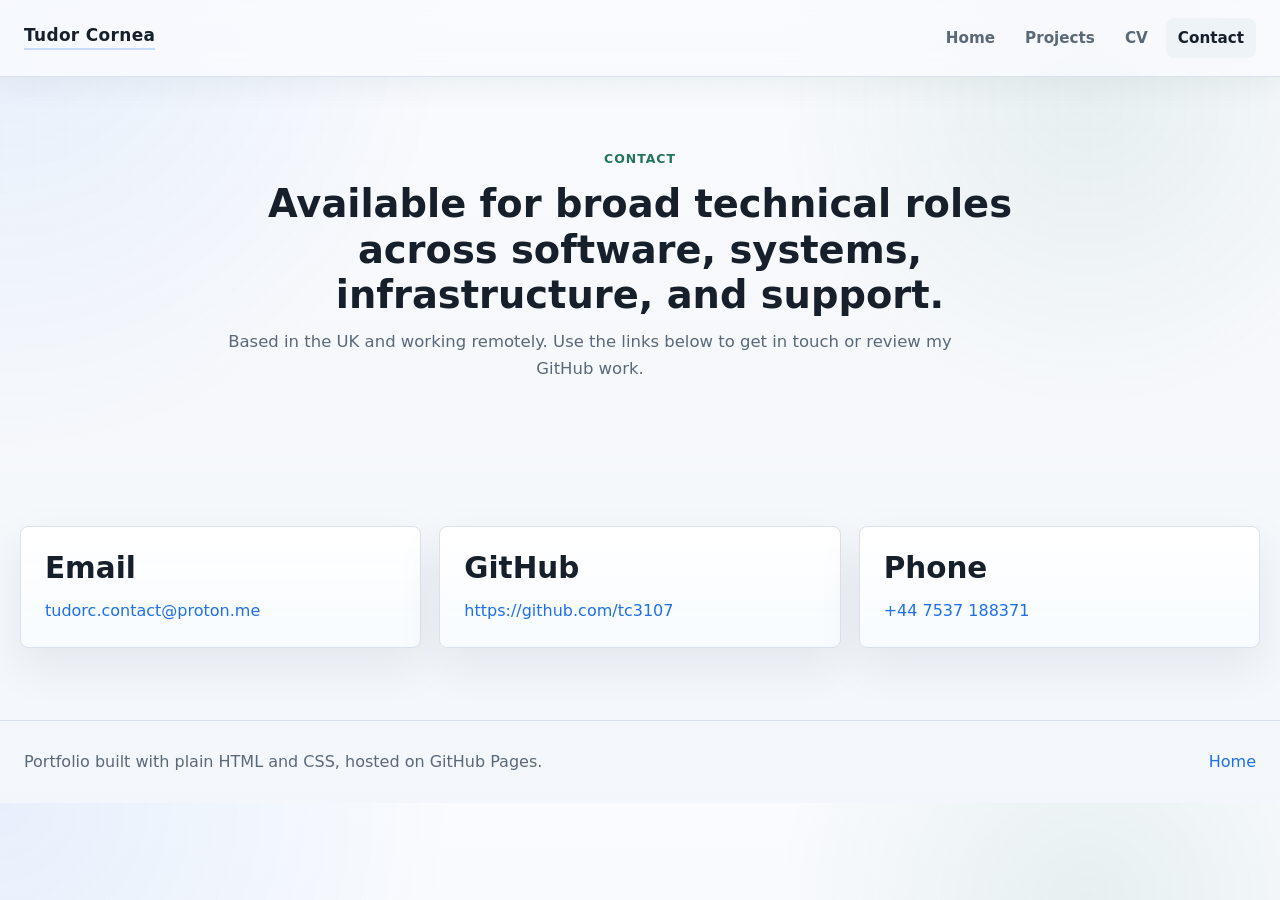
<file: contact.html>
<!DOCTYPE html>
<html lang="en">
<head>
  <meta charset="UTF-8">
  <meta name="viewport" content="width=device-width, initial-scale=1.0">
  <meta name="description" content="Contact Tudor Cornea regarding technical generalist, infrastructure, software, support, and operations roles.">
  <title>Contact | Tudor Cornea</title>
  <link rel="stylesheet" href="style.css">
</head>
<body>
  <header class="site-header">
    <a class="brand" href="index.html">Tudor Cornea</a>
    <nav class="site-nav" aria-label="Primary navigation">
      <a href="index.html">Home</a>
      <a href="projects.html">Projects</a>
      <a href="cv.html">CV</a>
      <a href="contact.html" aria-current="page">Contact</a>
    </nav>
  </header>

  <main>
    <section class="page-header section">
      <p class="eyebrow">Contact</p>
      <h1>Available for broad technical roles across software, systems, infrastructure, and support.</h1>
      <p class="lead">Based in the UK and working remotely. Use the links below to get in touch or review my GitHub work.</p>
    </section>

    <section class="section contact-grid">
      <article class="contact-card">
        <h2>Email</h2>
        <p><a href="mailto:tudorc.contact@proton.me">tudorc.contact@proton.me</a></p>
      </article>
      <article class="contact-card">
        <h2>GitHub</h2>
        <p><a href="https://github.com/tc3107">https://github.com/tc3107</a></p>
      </article>
      <article class="contact-card">
        <h2>Phone</h2>
        <p><a href="tel:+447537188371">+44 7537 188371</a></p>
      </article>
    </section>
  </main>

  <footer class="site-footer">
    <p>Portfolio built with plain HTML and CSS, hosted on GitHub Pages.</p>
    <a href="index.html">Home</a>
  </footer>
</body>
</html>
</file>
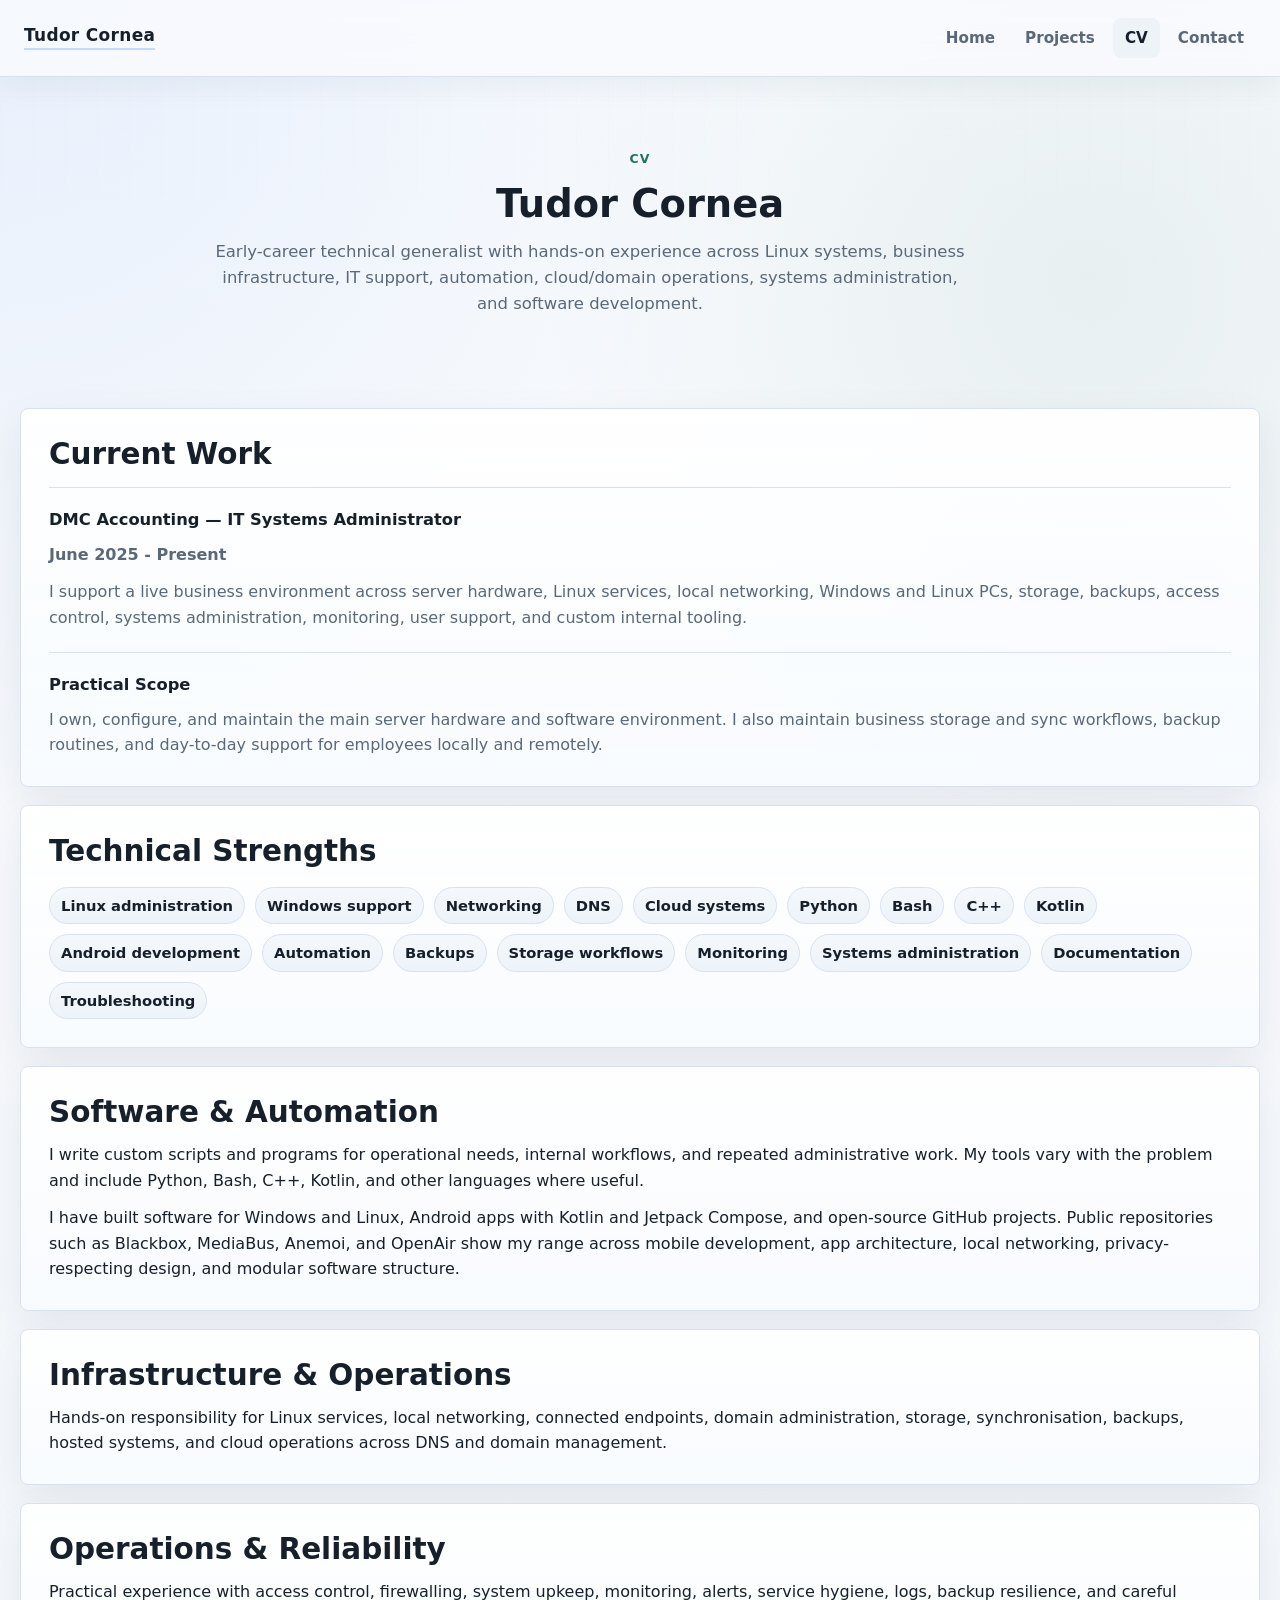
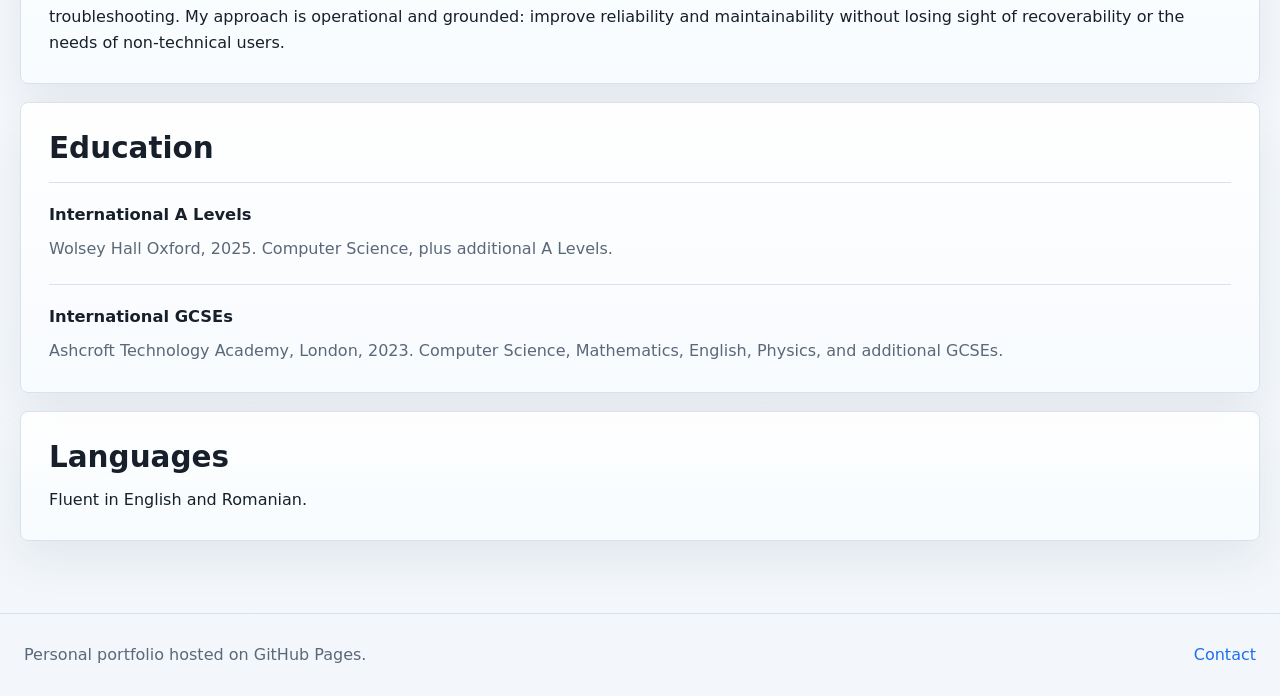
<file: cv.html>
<!DOCTYPE html>
<html lang="en">
<head>
  <meta charset="UTF-8">
  <meta name="viewport" content="width=device-width, initial-scale=1.0">
  <meta name="description" content="CV for Tudor Cornea, an early-career technical generalist with hands-on experience across Linux systems, infrastructure, support, automation, cloud, and software development.">
  <title>CV | Tudor Cornea</title>
  <link rel="stylesheet" href="style.css">
</head>
<body>
  <header class="site-header">
    <a class="brand" href="index.html">Tudor Cornea</a>
    <nav class="site-nav" aria-label="Primary navigation">
      <a href="index.html">Home</a>
      <a href="projects.html">Projects</a>
      <a href="cv.html" aria-current="page">CV</a>
      <a href="contact.html">Contact</a>
    </nav>
  </header>

  <main class="resume-layout">
    <section class="page-header section">
      <p class="eyebrow">CV</p>
      <h1>Tudor Cornea</h1>
      <p class="lead">Early-career technical generalist with hands-on experience across Linux systems, business infrastructure, IT support, automation, cloud/domain operations, systems administration, and software development.</p>
    </section>

    <section class="resume-section">
      <h2>Current Work</h2>
      <article class="timeline-item">
        <h3>DMC Accounting — IT Systems Administrator</h3>
        <p><strong>June 2025 - Present</strong></p>
        <p>I support a live business environment across server hardware, Linux services, local networking, Windows and Linux PCs, storage, backups, access control, systems administration, monitoring, user support, and custom internal tooling.</p>
      </article>
      <article class="timeline-item">
        <h3>Practical Scope</h3>
        <p>I own, configure, and maintain the main server hardware and software environment. I also maintain business storage and sync workflows, backup routines, and day-to-day support for employees locally and remotely.</p>
      </article>
    </section>

    <section class="resume-section">
      <h2>Technical Strengths</h2>
      <div class="tag-list">
        <span>Linux administration</span>
        <span>Windows support</span>
        <span>Networking</span>
        <span>DNS</span>
        <span>Cloud systems</span>
        <span>Python</span>
        <span>Bash</span>
        <span>C++</span>
        <span>Kotlin</span>
        <span>Android development</span>
        <span>Automation</span>
        <span>Backups</span>
        <span>Storage workflows</span>
        <span>Monitoring</span>
        <span>Systems administration</span>
        <span>Documentation</span>
        <span>Troubleshooting</span>
      </div>
    </section>

    <section class="resume-section">
      <h2>Software & Automation</h2>
      <p>I write custom scripts and programs for operational needs, internal workflows, and repeated administrative work. My tools vary with the problem and include Python, Bash, C++, Kotlin, and other languages where useful.</p>
      <p>I have built software for Windows and Linux, Android apps with Kotlin and Jetpack Compose, and open-source GitHub projects. Public repositories such as Blackbox, MediaBus, Anemoi, and OpenAir show my range across mobile development, app architecture, local networking, privacy-respecting design, and modular software structure.</p>
    </section>

    <section class="resume-section">
      <h2>Infrastructure & Operations</h2>
      <p>Hands-on responsibility for Linux services, local networking, connected endpoints, domain administration, storage, synchronisation, backups, hosted systems, and cloud operations across DNS and domain management.</p>
    </section>

    <section class="resume-section">
      <h2>Operations & Reliability</h2>
      <p>Practical experience with access control, firewalling, system upkeep, monitoring, alerts, service hygiene, logs, backup resilience, and careful troubleshooting. My approach is operational and grounded: improve reliability and maintainability without losing sight of recoverability or the needs of non-technical users.</p>
    </section>

    <section class="resume-section">
      <h2>Education</h2>
      <article class="timeline-item">
        <h3>International A Levels</h3>
        <p>Wolsey Hall Oxford, 2025. Computer Science, plus additional A Levels.</p>
      </article>
      <article class="timeline-item">
        <h3>International GCSEs</h3>
        <p>Ashcroft Technology Academy, London, 2023. Computer Science, Mathematics, English, Physics, and additional GCSEs.</p>
      </article>
    </section>

    <section class="resume-section">
      <h2>Languages</h2>
      <p>Fluent in English and Romanian.</p>
    </section>
  </main>

  <footer class="site-footer">
    <p>Personal portfolio hosted on GitHub Pages.</p>
    <a href="contact.html">Contact</a>
  </footer>
</body>
</html>
</file>
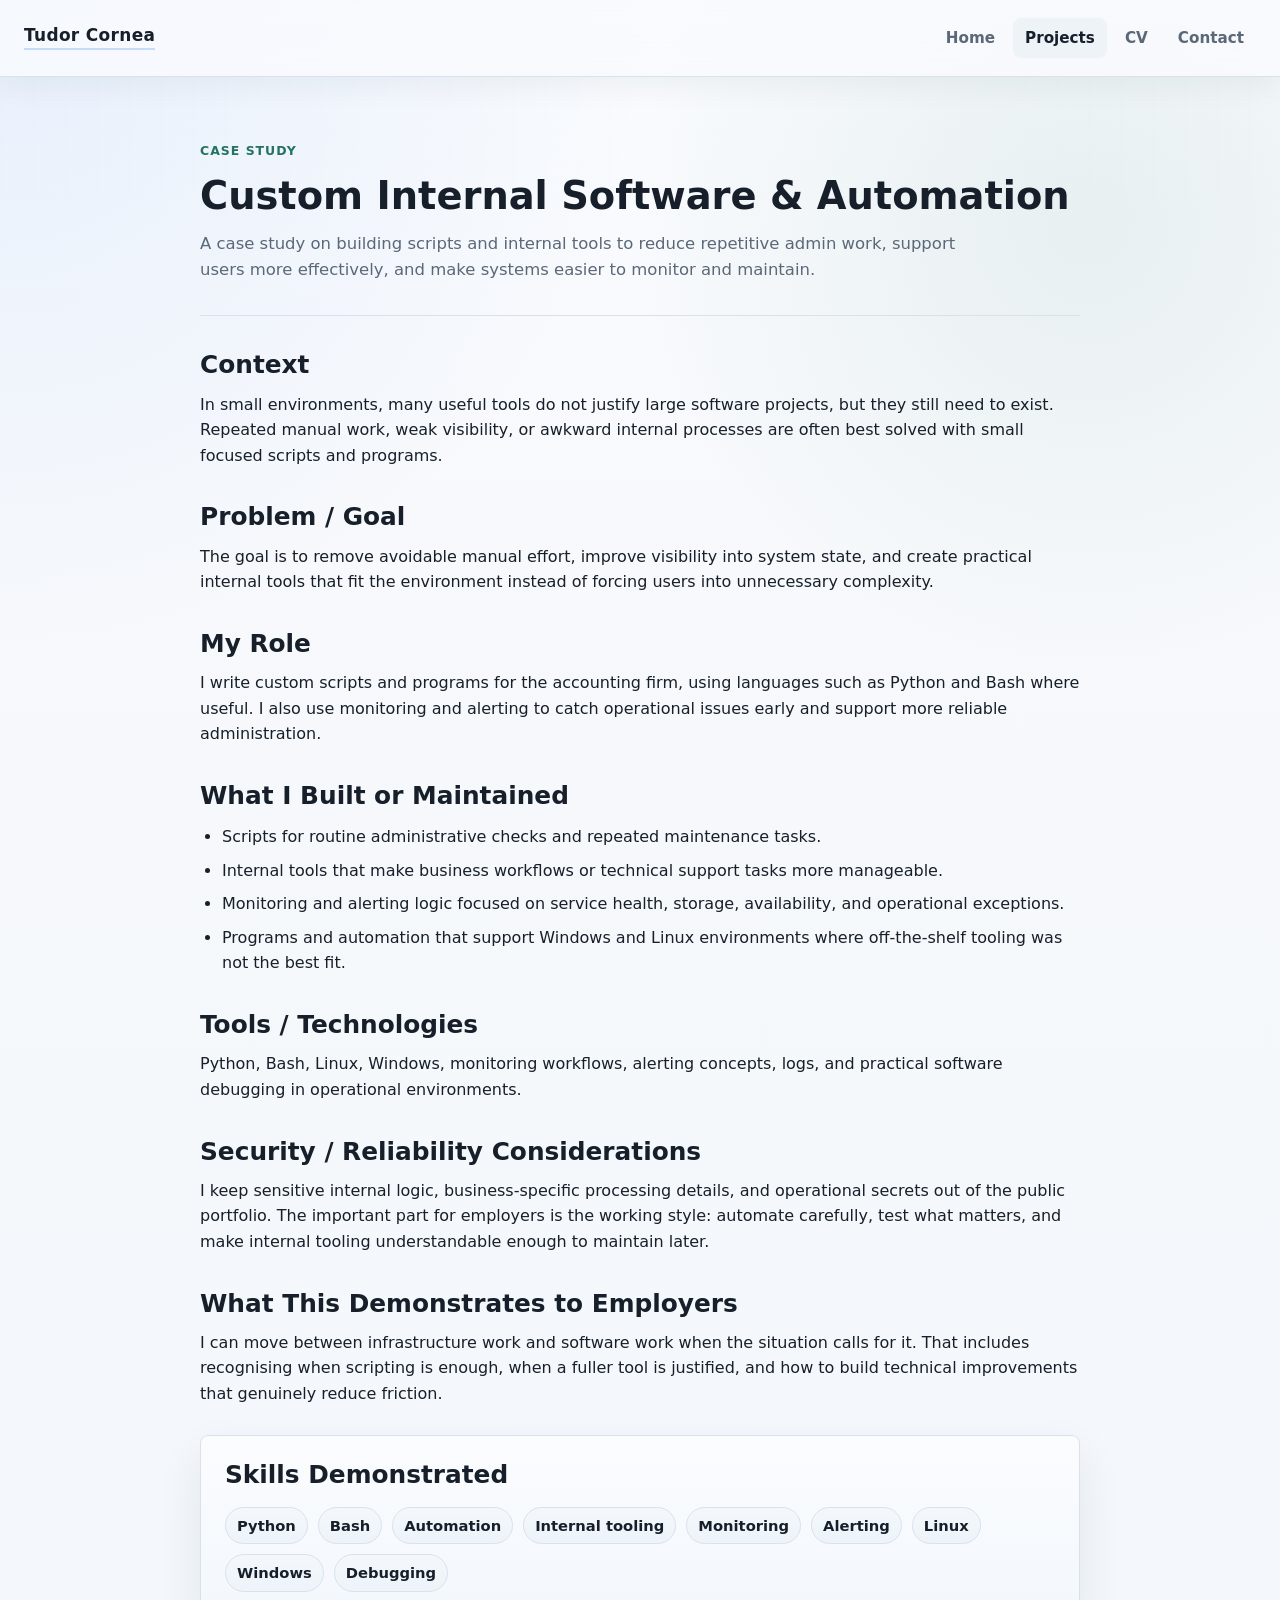
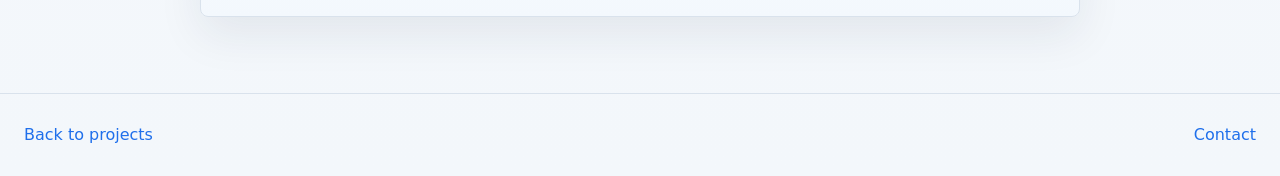
<file: projects/automation-monitoring.html>
<!DOCTYPE html>
<html lang="en">
<head>
  <meta charset="UTF-8">
  <meta name="viewport" content="width=device-width, initial-scale=1.0">
  <meta name="description" content="Custom internal software and automation case study covering Python, Bash, monitoring, alerting, and reducing manual administrative work.">
  <title>Custom Internal Software & Automation | Tudor Cornea</title>
  <link rel="stylesheet" href="../style.css">
</head>
<body>
  <header class="site-header">
    <a class="brand" href="../index.html">Tudor Cornea</a>
    <nav class="site-nav" aria-label="Primary navigation">
      <a href="../index.html">Home</a>
      <a href="../projects.html" aria-current="page">Projects</a>
      <a href="../cv.html">CV</a>
      <a href="../contact.html">Contact</a>
    </nav>
  </header>

  <main class="case-study">
    <header>
      <p class="eyebrow">Case Study</p>
      <h1>Custom Internal Software & Automation</h1>
      <p class="lead">A case study on building scripts and internal tools to reduce repetitive admin work, support users more effectively, and make systems easier to monitor and maintain.</p>
    </header>

    <section>
      <h2>Context</h2>
      <p>In small environments, many useful tools do not justify large software projects, but they still need to exist. Repeated manual work, weak visibility, or awkward internal processes are often best solved with small focused scripts and programs.</p>
    </section>

    <section>
      <h2>Problem / Goal</h2>
      <p>The goal is to remove avoidable manual effort, improve visibility into system state, and create practical internal tools that fit the environment instead of forcing users into unnecessary complexity.</p>
    </section>

    <section>
      <h2>My Role</h2>
      <p>I write custom scripts and programs for the accounting firm, using languages such as Python and Bash where useful. I also use monitoring and alerting to catch operational issues early and support more reliable administration.</p>
    </section>

    <section>
      <h2>What I Built or Maintained</h2>
      <ul>
        <li>Scripts for routine administrative checks and repeated maintenance tasks.</li>
        <li>Internal tools that make business workflows or technical support tasks more manageable.</li>
        <li>Monitoring and alerting logic focused on service health, storage, availability, and operational exceptions.</li>
        <li>Programs and automation that support Windows and Linux environments where off-the-shelf tooling was not the best fit.</li>
      </ul>
    </section>

    <section>
      <h2>Tools / Technologies</h2>
      <p>Python, Bash, Linux, Windows, monitoring workflows, alerting concepts, logs, and practical software debugging in operational environments.</p>
    </section>

    <section>
      <h2>Security / Reliability Considerations</h2>
      <p>I keep sensitive internal logic, business-specific processing details, and operational secrets out of the public portfolio. The important part for employers is the working style: automate carefully, test what matters, and make internal tooling understandable enough to maintain later.</p>
    </section>

    <section>
      <h2>What This Demonstrates to Employers</h2>
      <p>I can move between infrastructure work and software work when the situation calls for it. That includes recognising when scripting is enough, when a fuller tool is justified, and how to build technical improvements that genuinely reduce friction.</p>
    </section>

    <aside class="case-panel">
      <h2>Skills Demonstrated</h2>
      <div class="tag-list">
        <span>Python</span>
        <span>Bash</span>
        <span>Automation</span>
        <span>Internal tooling</span>
        <span>Monitoring</span>
        <span>Alerting</span>
        <span>Linux</span>
        <span>Windows</span>
        <span>Debugging</span>
      </div>
    </aside>
  </main>

  <footer class="site-footer">
    <p><a href="../projects.html">Back to projects</a></p>
    <a href="../contact.html">Contact</a>
  </footer>
</body>
</html>
</file>
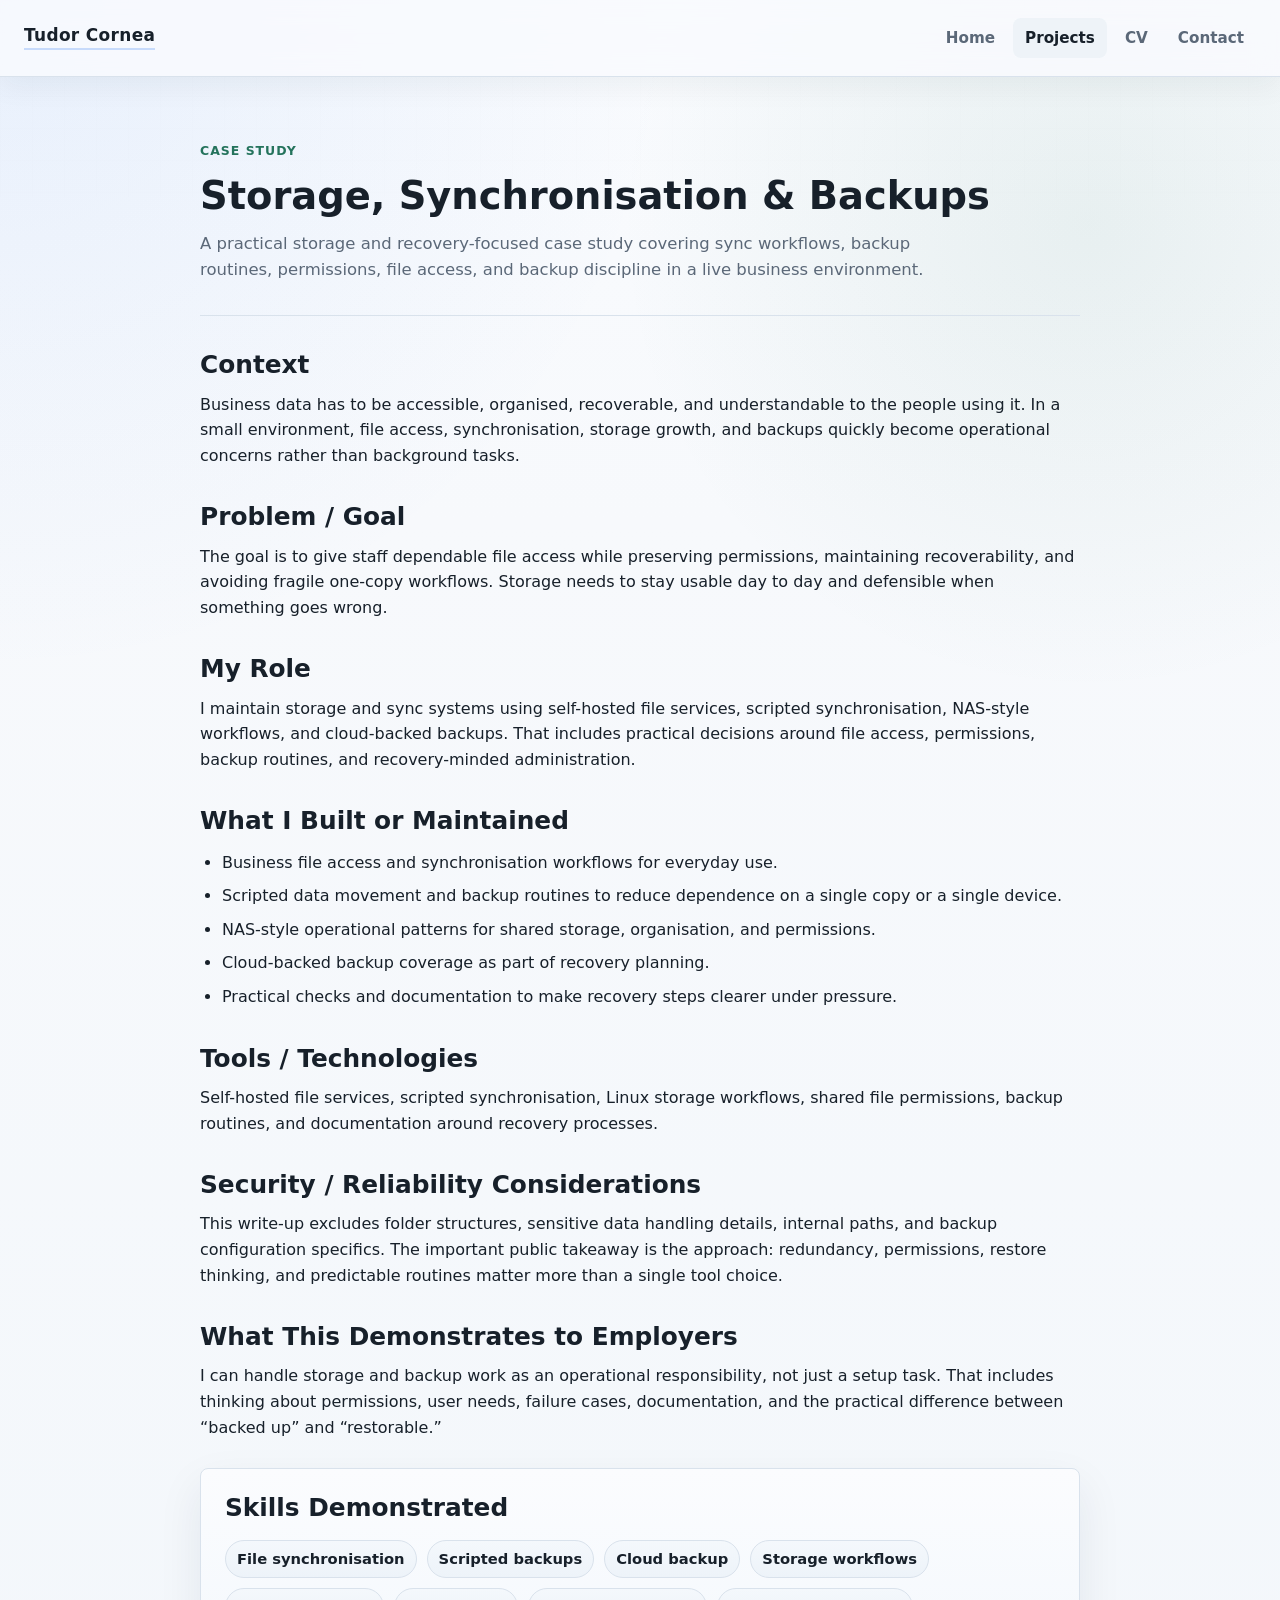
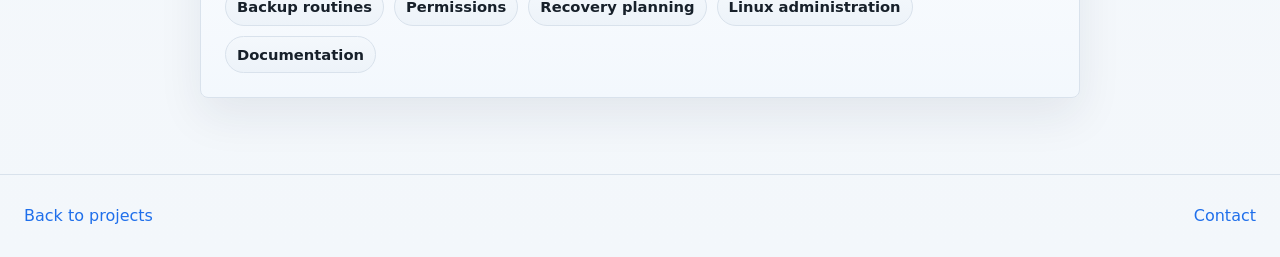
<file: projects/backup-storage.html>
<!DOCTYPE html>
<html lang="en">
<head>
  <meta charset="UTF-8">
  <meta name="viewport" content="width=device-width, initial-scale=1.0">
  <meta name="description" content="Storage, synchronisation, and backups case study covering sync workflows, backup routines, permissions, and recovery thinking.">
  <title>Storage, Synchronisation & Backups | Tudor Cornea</title>
  <link rel="stylesheet" href="../style.css">
</head>
<body>
  <header class="site-header">
    <a class="brand" href="../index.html">Tudor Cornea</a>
    <nav class="site-nav" aria-label="Primary navigation">
      <a href="../index.html">Home</a>
      <a href="../projects.html" aria-current="page">Projects</a>
      <a href="../cv.html">CV</a>
      <a href="../contact.html">Contact</a>
    </nav>
  </header>

  <main class="case-study">
    <header>
      <p class="eyebrow">Case Study</p>
      <h1>Storage, Synchronisation & Backups</h1>
      <p class="lead">A practical storage and recovery-focused case study covering sync workflows, backup routines, permissions, file access, and backup discipline in a live business environment.</p>
    </header>

    <section>
      <h2>Context</h2>
      <p>Business data has to be accessible, organised, recoverable, and understandable to the people using it. In a small environment, file access, synchronisation, storage growth, and backups quickly become operational concerns rather than background tasks.</p>
    </section>

    <section>
      <h2>Problem / Goal</h2>
      <p>The goal is to give staff dependable file access while preserving permissions, maintaining recoverability, and avoiding fragile one-copy workflows. Storage needs to stay usable day to day and defensible when something goes wrong.</p>
    </section>

    <section>
      <h2>My Role</h2>
      <p>I maintain storage and sync systems using self-hosted file services, scripted synchronisation, NAS-style workflows, and cloud-backed backups. That includes practical decisions around file access, permissions, backup routines, and recovery-minded administration.</p>
    </section>

    <section>
      <h2>What I Built or Maintained</h2>
      <ul>
        <li>Business file access and synchronisation workflows for everyday use.</li>
        <li>Scripted data movement and backup routines to reduce dependence on a single copy or a single device.</li>
        <li>NAS-style operational patterns for shared storage, organisation, and permissions.</li>
        <li>Cloud-backed backup coverage as part of recovery planning.</li>
        <li>Practical checks and documentation to make recovery steps clearer under pressure.</li>
      </ul>
    </section>

    <section>
      <h2>Tools / Technologies</h2>
      <p>Self-hosted file services, scripted synchronisation, Linux storage workflows, shared file permissions, backup routines, and documentation around recovery processes.</p>
    </section>

    <section>
      <h2>Security / Reliability Considerations</h2>
      <p>This write-up excludes folder structures, sensitive data handling details, internal paths, and backup configuration specifics. The important public takeaway is the approach: redundancy, permissions, restore thinking, and predictable routines matter more than a single tool choice.</p>
    </section>

    <section>
      <h2>What This Demonstrates to Employers</h2>
      <p>I can handle storage and backup work as an operational responsibility, not just a setup task. That includes thinking about permissions, user needs, failure cases, documentation, and the practical difference between “backed up” and “restorable.”</p>
    </section>

    <aside class="case-panel">
      <h2>Skills Demonstrated</h2>
      <div class="tag-list">
        <span>File synchronisation</span>
        <span>Scripted backups</span>
        <span>Cloud backup</span>
        <span>Storage workflows</span>
        <span>Backup routines</span>
        <span>Permissions</span>
        <span>Recovery planning</span>
        <span>Linux administration</span>
        <span>Documentation</span>
      </div>
    </aside>
  </main>

  <footer class="site-footer">
    <p><a href="../projects.html">Back to projects</a></p>
    <a href="../contact.html">Contact</a>
  </footer>
</body>
</html>
</file>
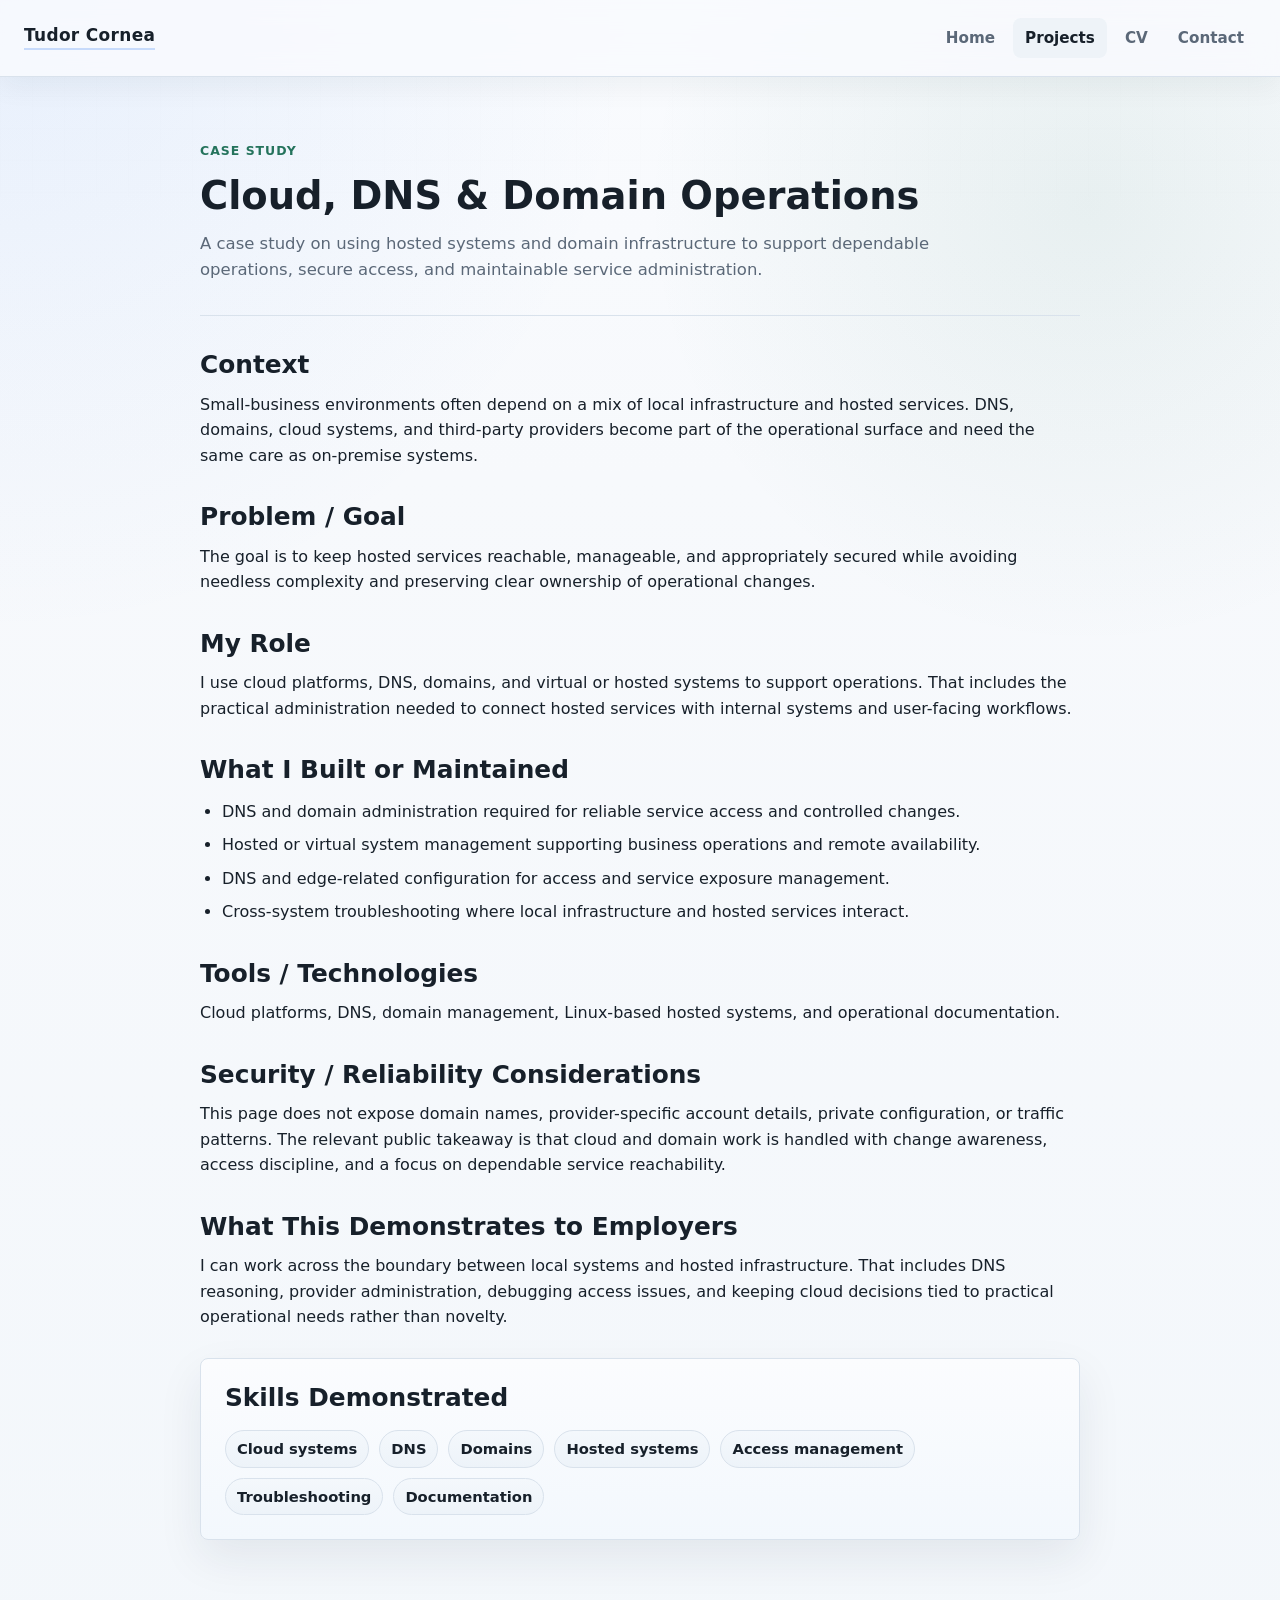
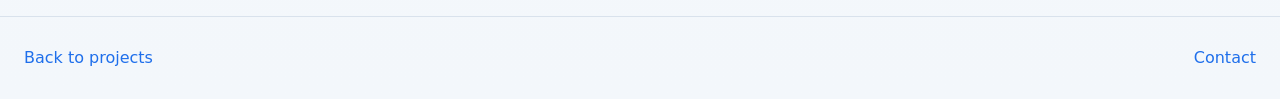
<file: projects/cloud-domain.html>
<!DOCTYPE html>
<html lang="en">
<head>
  <meta charset="UTF-8">
  <meta name="viewport" content="width=device-width, initial-scale=1.0">
  <meta name="description" content="Cloud, DNS, and domain operations case study covering hosted services, secure access, and day-to-day administration.">
  <title>Cloud, DNS & Domain Operations | Tudor Cornea</title>
  <link rel="stylesheet" href="../style.css">
</head>
<body>
  <header class="site-header">
    <a class="brand" href="../index.html">Tudor Cornea</a>
    <nav class="site-nav" aria-label="Primary navigation">
      <a href="../index.html">Home</a>
      <a href="../projects.html" aria-current="page">Projects</a>
      <a href="../cv.html">CV</a>
      <a href="../contact.html">Contact</a>
    </nav>
  </header>

  <main class="case-study">
    <header>
      <p class="eyebrow">Case Study</p>
      <h1>Cloud, DNS & Domain Operations</h1>
      <p class="lead">A case study on using hosted systems and domain infrastructure to support dependable operations, secure access, and maintainable service administration.</p>
    </header>

    <section>
      <h2>Context</h2>
      <p>Small-business environments often depend on a mix of local infrastructure and hosted services. DNS, domains, cloud systems, and third-party providers become part of the operational surface and need the same care as on-premise systems.</p>
    </section>

    <section>
      <h2>Problem / Goal</h2>
      <p>The goal is to keep hosted services reachable, manageable, and appropriately secured while avoiding needless complexity and preserving clear ownership of operational changes.</p>
    </section>

    <section>
      <h2>My Role</h2>
      <p>I use cloud platforms, DNS, domains, and virtual or hosted systems to support operations. That includes the practical administration needed to connect hosted services with internal systems and user-facing workflows.</p>
    </section>

    <section>
      <h2>What I Built or Maintained</h2>
      <ul>
        <li>DNS and domain administration required for reliable service access and controlled changes.</li>
        <li>Hosted or virtual system management supporting business operations and remote availability.</li>
        <li>DNS and edge-related configuration for access and service exposure management.</li>
        <li>Cross-system troubleshooting where local infrastructure and hosted services interact.</li>
      </ul>
    </section>

    <section>
      <h2>Tools / Technologies</h2>
      <p>Cloud platforms, DNS, domain management, Linux-based hosted systems, and operational documentation.</p>
    </section>

    <section>
      <h2>Security / Reliability Considerations</h2>
      <p>This page does not expose domain names, provider-specific account details, private configuration, or traffic patterns. The relevant public takeaway is that cloud and domain work is handled with change awareness, access discipline, and a focus on dependable service reachability.</p>
    </section>

    <section>
      <h2>What This Demonstrates to Employers</h2>
      <p>I can work across the boundary between local systems and hosted infrastructure. That includes DNS reasoning, provider administration, debugging access issues, and keeping cloud decisions tied to practical operational needs rather than novelty.</p>
    </section>

    <aside class="case-panel">
      <h2>Skills Demonstrated</h2>
      <div class="tag-list">
        <span>Cloud systems</span>
        <span>DNS</span>
        <span>Domains</span>
        <span>Hosted systems</span>
        <span>Access management</span>
        <span>Troubleshooting</span>
        <span>Documentation</span>
      </div>
    </aside>
  </main>

  <footer class="site-footer">
    <p><a href="../projects.html">Back to projects</a></p>
    <a href="../contact.html">Contact</a>
  </footer>
</body>
</html>
</file>
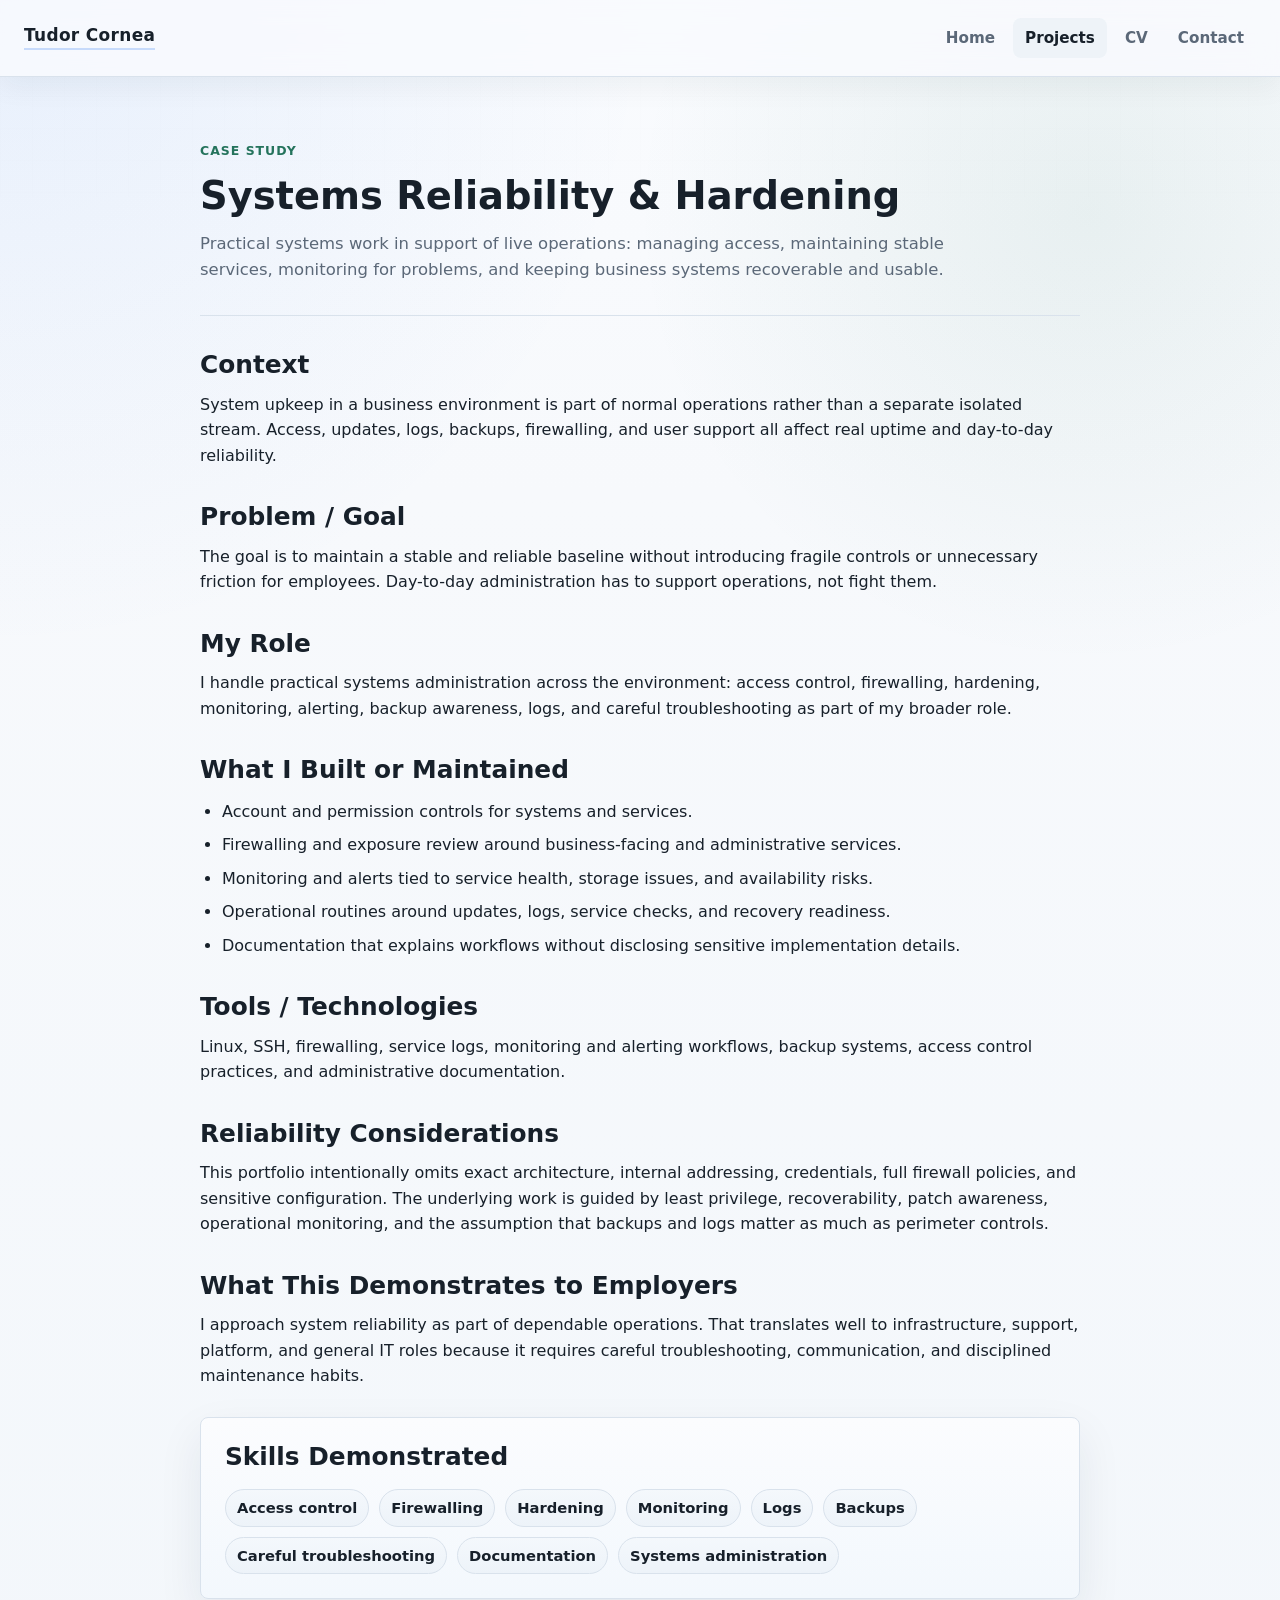
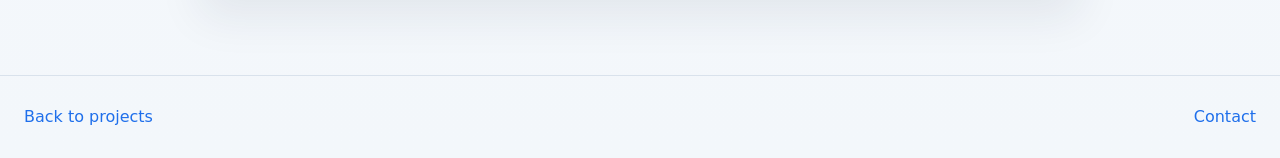
<file: projects/linux-hardening.html>
<!DOCTYPE html>
<html lang="en">
<head>
  <meta charset="UTF-8">
  <meta name="viewport" content="width=device-width, initial-scale=1.0">
  <meta name="description" content="Systems reliability and hardening case study covering access control, firewalling, monitoring, logs, backups, and practical operational maintenance.">
  <title>Systems Reliability & Hardening | Tudor Cornea</title>
  <link rel="stylesheet" href="../style.css">
</head>
<body>
  <header class="site-header">
    <a class="brand" href="../index.html">Tudor Cornea</a>
    <nav class="site-nav" aria-label="Primary navigation">
      <a href="../index.html">Home</a>
      <a href="../projects.html" aria-current="page">Projects</a>
      <a href="../cv.html">CV</a>
      <a href="../contact.html">Contact</a>
    </nav>
  </header>

  <main class="case-study">
    <header>
      <p class="eyebrow">Case Study</p>
      <h1>Systems Reliability & Hardening</h1>
      <p class="lead">Practical systems work in support of live operations: managing access, maintaining stable services, monitoring for problems, and keeping business systems recoverable and usable.</p>
    </header>

    <section>
      <h2>Context</h2>
      <p>System upkeep in a business environment is part of normal operations rather than a separate isolated stream. Access, updates, logs, backups, firewalling, and user support all affect real uptime and day-to-day reliability.</p>
    </section>

    <section>
      <h2>Problem / Goal</h2>
      <p>The goal is to maintain a stable and reliable baseline without introducing fragile controls or unnecessary friction for employees. Day-to-day administration has to support operations, not fight them.</p>
    </section>

    <section>
      <h2>My Role</h2>
      <p>I handle practical systems administration across the environment: access control, firewalling, hardening, monitoring, alerting, backup awareness, logs, and careful troubleshooting as part of my broader role.</p>
    </section>

    <section>
      <h2>What I Built or Maintained</h2>
      <ul>
        <li>Account and permission controls for systems and services.</li>
        <li>Firewalling and exposure review around business-facing and administrative services.</li>
        <li>Monitoring and alerts tied to service health, storage issues, and availability risks.</li>
        <li>Operational routines around updates, logs, service checks, and recovery readiness.</li>
        <li>Documentation that explains workflows without disclosing sensitive implementation details.</li>
      </ul>
    </section>

    <section>
      <h2>Tools / Technologies</h2>
      <p>Linux, SSH, firewalling, service logs, monitoring and alerting workflows, backup systems, access control practices, and administrative documentation.</p>
    </section>

    <section>
      <h2>Reliability Considerations</h2>
      <p>This portfolio intentionally omits exact architecture, internal addressing, credentials, full firewall policies, and sensitive configuration. The underlying work is guided by least privilege, recoverability, patch awareness, operational monitoring, and the assumption that backups and logs matter as much as perimeter controls.</p>
    </section>

    <section>
      <h2>What This Demonstrates to Employers</h2>
      <p>I approach system reliability as part of dependable operations. That translates well to infrastructure, support, platform, and general IT roles because it requires careful troubleshooting, communication, and disciplined maintenance habits.</p>
    </section>

    <aside class="case-panel">
      <h2>Skills Demonstrated</h2>
      <div class="tag-list">
        <span>Access control</span>
        <span>Firewalling</span>
        <span>Hardening</span>
        <span>Monitoring</span>
        <span>Logs</span>
        <span>Backups</span>
        <span>Careful troubleshooting</span>
        <span>Documentation</span>
        <span>Systems administration</span>
      </div>
    </aside>
  </main>

  <footer class="site-footer">
    <p><a href="../projects.html">Back to projects</a></p>
    <a href="../contact.html">Contact</a>
  </footer>
</body>
</html>
</file>
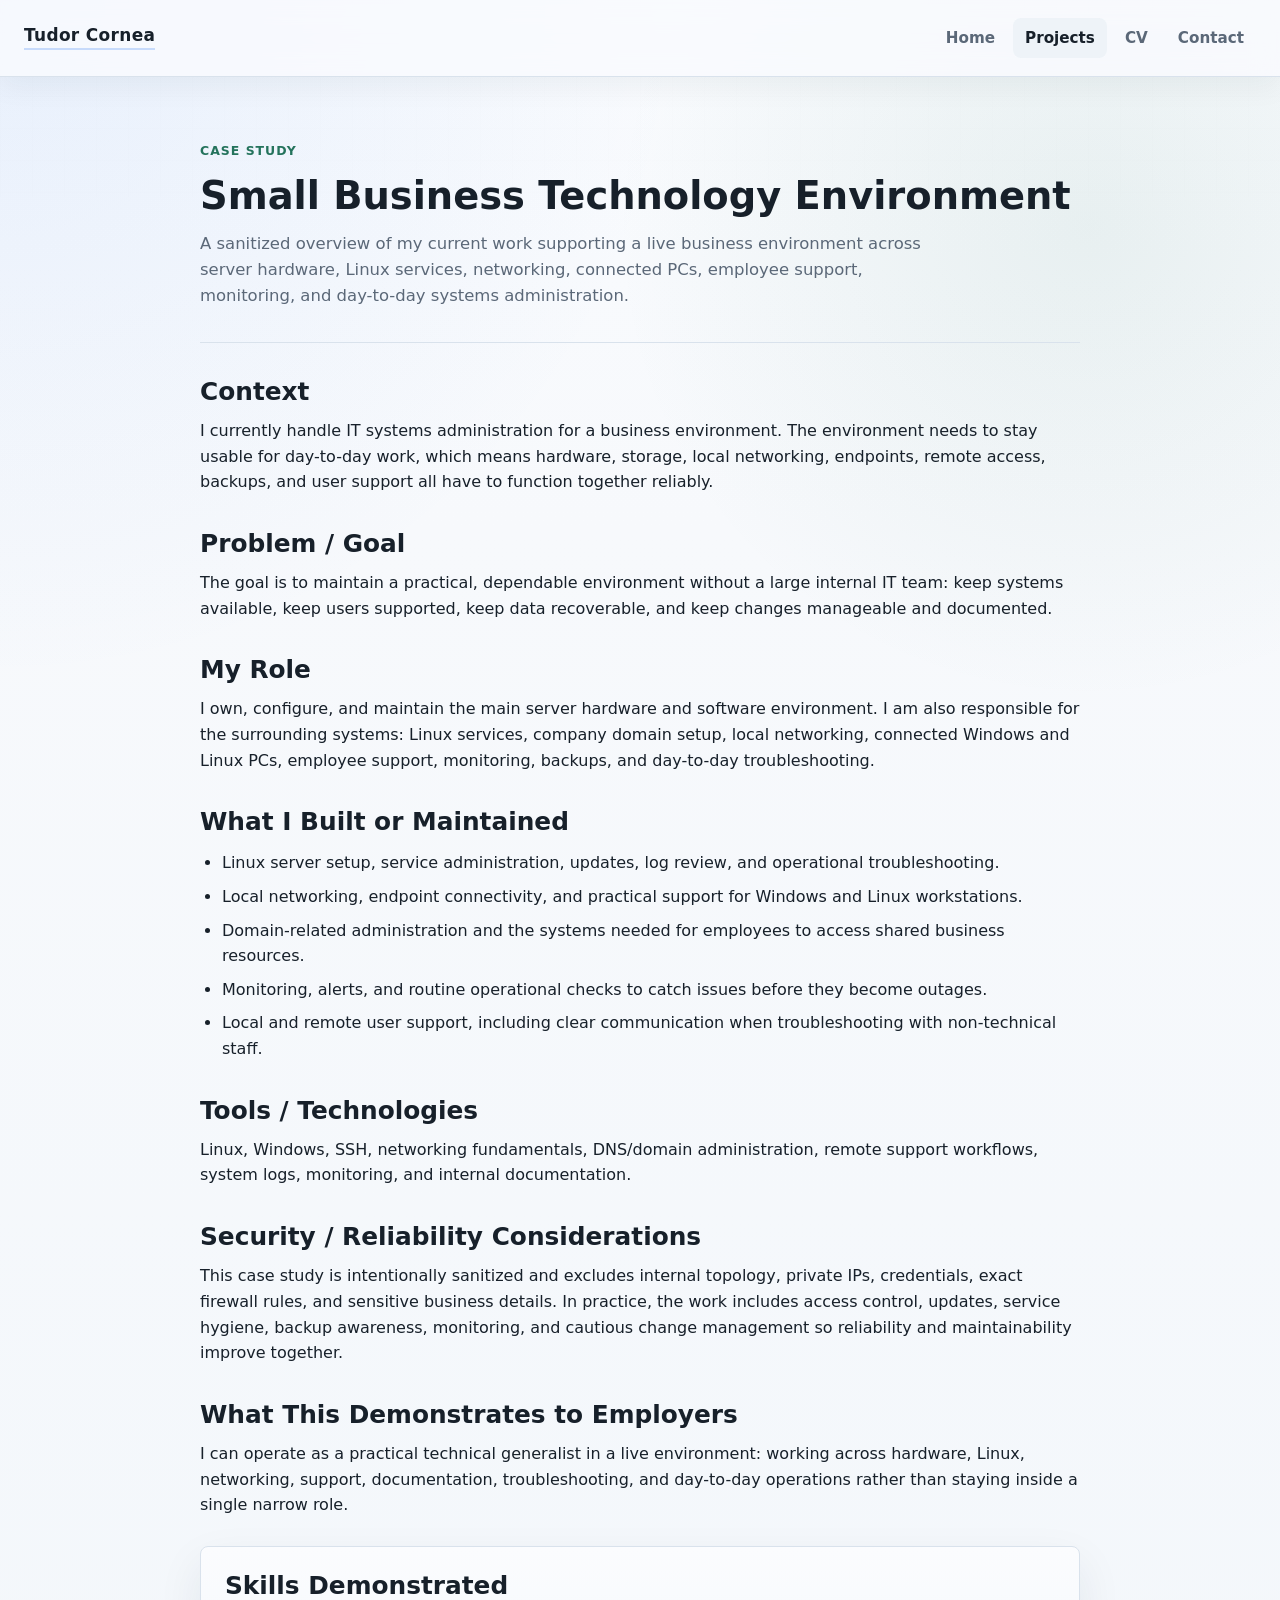
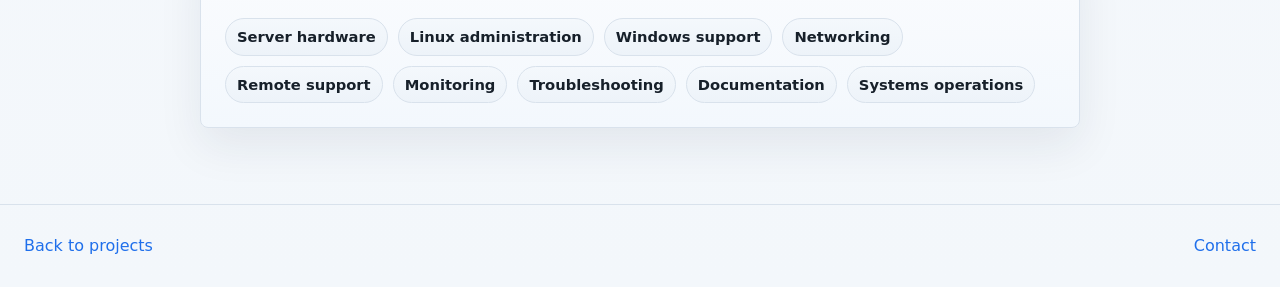
<file: projects/linux-infrastructure.html>
<!DOCTYPE html>
<html lang="en">
<head>
  <meta charset="UTF-8">
  <meta name="viewport" content="width=device-width, initial-scale=1.0">
  <meta name="description" content="Small business technology environment case study covering server hardware, Linux services, networking, support, access management, and monitoring.">
  <title>Small Business Technology Environment | Tudor Cornea</title>
  <link rel="stylesheet" href="../style.css">
</head>
<body>
  <header class="site-header">
    <a class="brand" href="../index.html">Tudor Cornea</a>
    <nav class="site-nav" aria-label="Primary navigation">
      <a href="../index.html">Home</a>
      <a href="../projects.html" aria-current="page">Projects</a>
      <a href="../cv.html">CV</a>
      <a href="../contact.html">Contact</a>
    </nav>
  </header>

  <main class="case-study">
    <header>
      <p class="eyebrow">Case Study</p>
      <h1>Small Business Technology Environment</h1>
      <p class="lead">A sanitized overview of my current work supporting a live business environment across server hardware, Linux services, networking, connected PCs, employee support, monitoring, and day-to-day systems administration.</p>
    </header>

    <section>
      <h2>Context</h2>
      <p>I currently handle IT systems administration for a business environment. The environment needs to stay usable for day-to-day work, which means hardware, storage, local networking, endpoints, remote access, backups, and user support all have to function together reliably.</p>
    </section>

    <section>
      <h2>Problem / Goal</h2>
      <p>The goal is to maintain a practical, dependable environment without a large internal IT team: keep systems available, keep users supported, keep data recoverable, and keep changes manageable and documented.</p>
    </section>

    <section>
      <h2>My Role</h2>
      <p>I own, configure, and maintain the main server hardware and software environment. I am also responsible for the surrounding systems: Linux services, company domain setup, local networking, connected Windows and Linux PCs, employee support, monitoring, backups, and day-to-day troubleshooting.</p>
    </section>

    <section>
      <h2>What I Built or Maintained</h2>
      <ul>
        <li>Linux server setup, service administration, updates, log review, and operational troubleshooting.</li>
        <li>Local networking, endpoint connectivity, and practical support for Windows and Linux workstations.</li>
        <li>Domain-related administration and the systems needed for employees to access shared business resources.</li>
        <li>Monitoring, alerts, and routine operational checks to catch issues before they become outages.</li>
        <li>Local and remote user support, including clear communication when troubleshooting with non-technical staff.</li>
      </ul>
    </section>

    <section>
      <h2>Tools / Technologies</h2>
      <p>Linux, Windows, SSH, networking fundamentals, DNS/domain administration, remote support workflows, system logs, monitoring, and internal documentation.</p>
    </section>

    <section>
      <h2>Security / Reliability Considerations</h2>
      <p>This case study is intentionally sanitized and excludes internal topology, private IPs, credentials, exact firewall rules, and sensitive business details. In practice, the work includes access control, updates, service hygiene, backup awareness, monitoring, and cautious change management so reliability and maintainability improve together.</p>
    </section>

    <section>
      <h2>What This Demonstrates to Employers</h2>
      <p>I can operate as a practical technical generalist in a live environment: working across hardware, Linux, networking, support, documentation, troubleshooting, and day-to-day operations rather than staying inside a single narrow role.</p>
    </section>

    <aside class="case-panel">
      <h2>Skills Demonstrated</h2>
      <div class="tag-list">
        <span>Server hardware</span>
        <span>Linux administration</span>
        <span>Windows support</span>
        <span>Networking</span>
        <span>Remote support</span>
        <span>Monitoring</span>
        <span>Troubleshooting</span>
        <span>Documentation</span>
        <span>Systems operations</span>
      </div>
    </aside>
  </main>

  <footer class="site-footer">
    <p><a href="../projects.html">Back to projects</a></p>
    <a href="../contact.html">Contact</a>
  </footer>
</body>
</html>
</file>
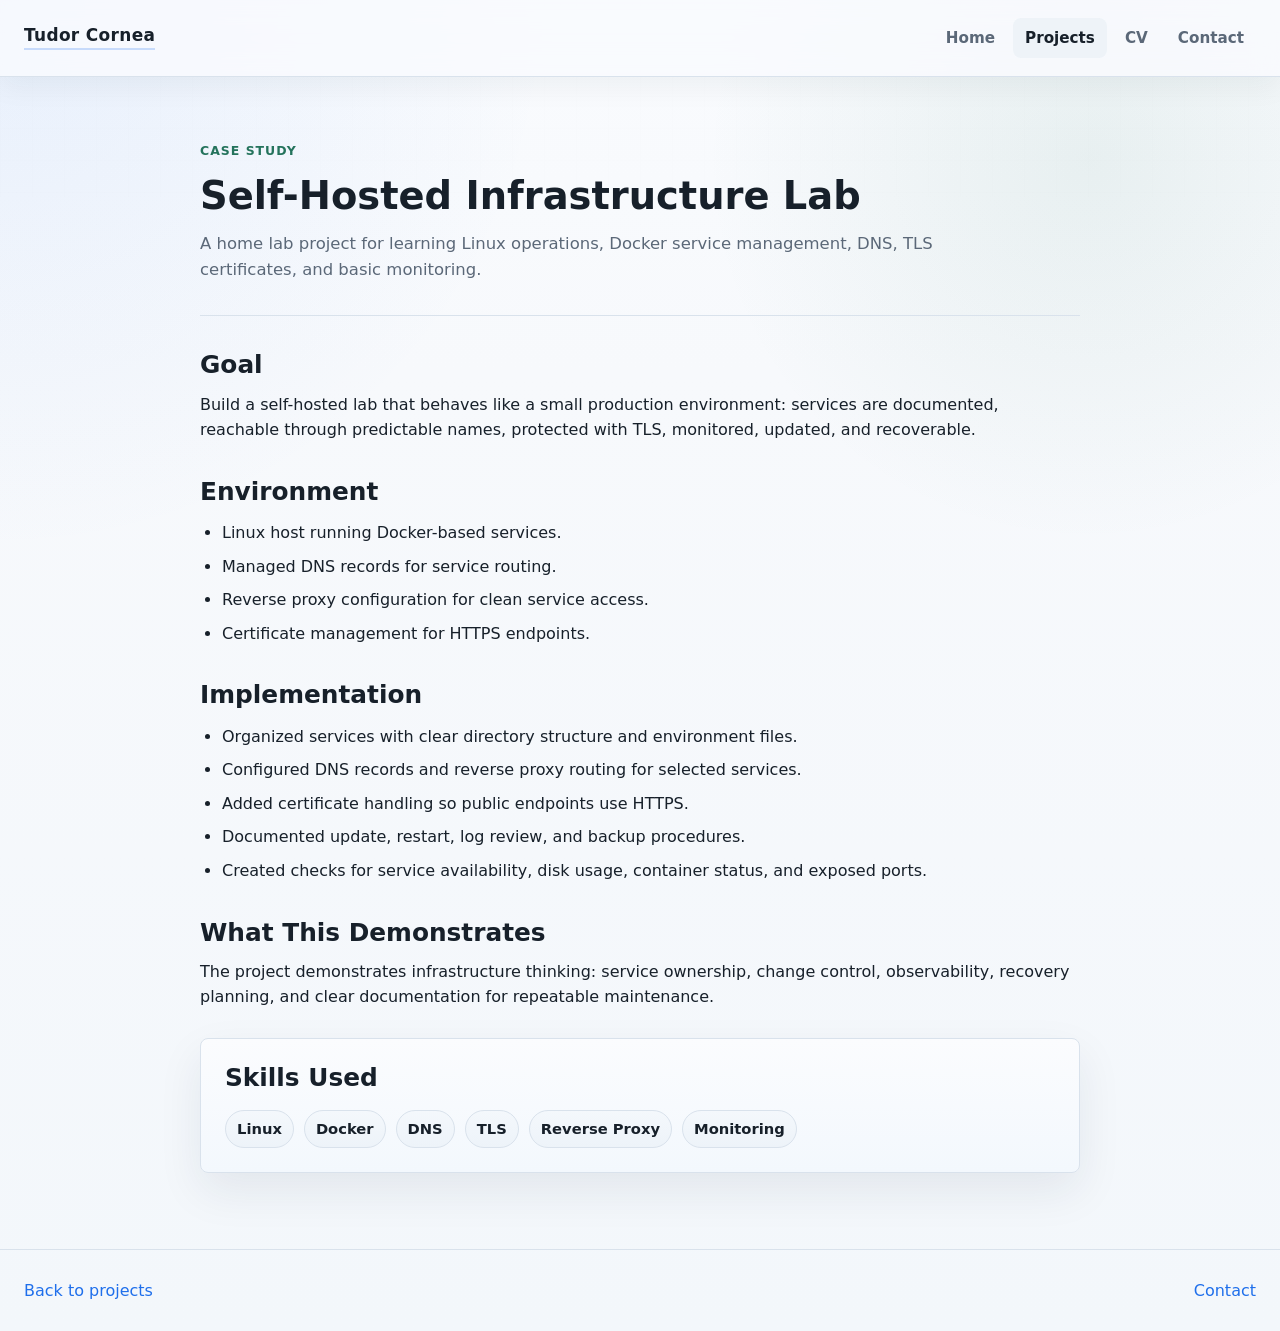
<file: projects/self-hosted-lab.html>
<!DOCTYPE html>
<html lang="en">
<head>
  <meta charset="UTF-8">
  <meta name="viewport" content="width=device-width, initial-scale=1.0">
  <meta name="description" content="Self-hosted infrastructure lab case study using Linux, Docker, DNS, TLS, and monitoring.">
  <title>Self-Hosted Lab Case Study | Tudor Cornea</title>
  <link rel="stylesheet" href="../style.css">
</head>
<body>
  <header class="site-header">
    <a class="brand" href="../index.html">Tudor Cornea</a>
    <nav class="site-nav" aria-label="Primary navigation">
      <a href="../index.html">Home</a>
      <a href="../projects.html" aria-current="page">Projects</a>
      <a href="../cv.html">CV</a>
      <a href="../contact.html">Contact</a>
    </nav>
  </header>

  <main class="case-study">
    <header>
      <p class="eyebrow">Case Study</p>
      <h1>Self-Hosted Infrastructure Lab</h1>
      <p class="lead">A home lab project for learning Linux operations, Docker service management, DNS, TLS certificates, and basic monitoring.</p>
    </header>

    <section>
      <h2>Goal</h2>
      <p>Build a self-hosted lab that behaves like a small production environment: services are documented, reachable through predictable names, protected with TLS, monitored, updated, and recoverable.</p>
    </section>

    <section>
      <h2>Environment</h2>
      <ul>
        <li>Linux host running Docker-based services.</li>
        <li>Managed DNS records for service routing.</li>
        <li>Reverse proxy configuration for clean service access.</li>
        <li>Certificate management for HTTPS endpoints.</li>
      </ul>
    </section>

    <section>
      <h2>Implementation</h2>
      <ul>
        <li>Organized services with clear directory structure and environment files.</li>
        <li>Configured DNS records and reverse proxy routing for selected services.</li>
        <li>Added certificate handling so public endpoints use HTTPS.</li>
        <li>Documented update, restart, log review, and backup procedures.</li>
        <li>Created checks for service availability, disk usage, container status, and exposed ports.</li>
      </ul>
    </section>

    <section>
      <h2>What This Demonstrates</h2>
      <p>The project demonstrates infrastructure thinking: service ownership, change control, observability, recovery planning, and clear documentation for repeatable maintenance.</p>
    </section>

    <aside class="case-panel">
      <h2>Skills Used</h2>
      <div class="tag-list">
        <span>Linux</span>
        <span>Docker</span>
        <span>DNS</span>
        <span>TLS</span>
        <span>Reverse Proxy</span>
        <span>Monitoring</span>
      </div>
    </aside>
  </main>

  <footer class="site-footer">
    <p><a href="../projects.html">Back to projects</a></p>
    <a href="../contact.html">Contact</a>
  </footer>
</body>
</html>
</file>
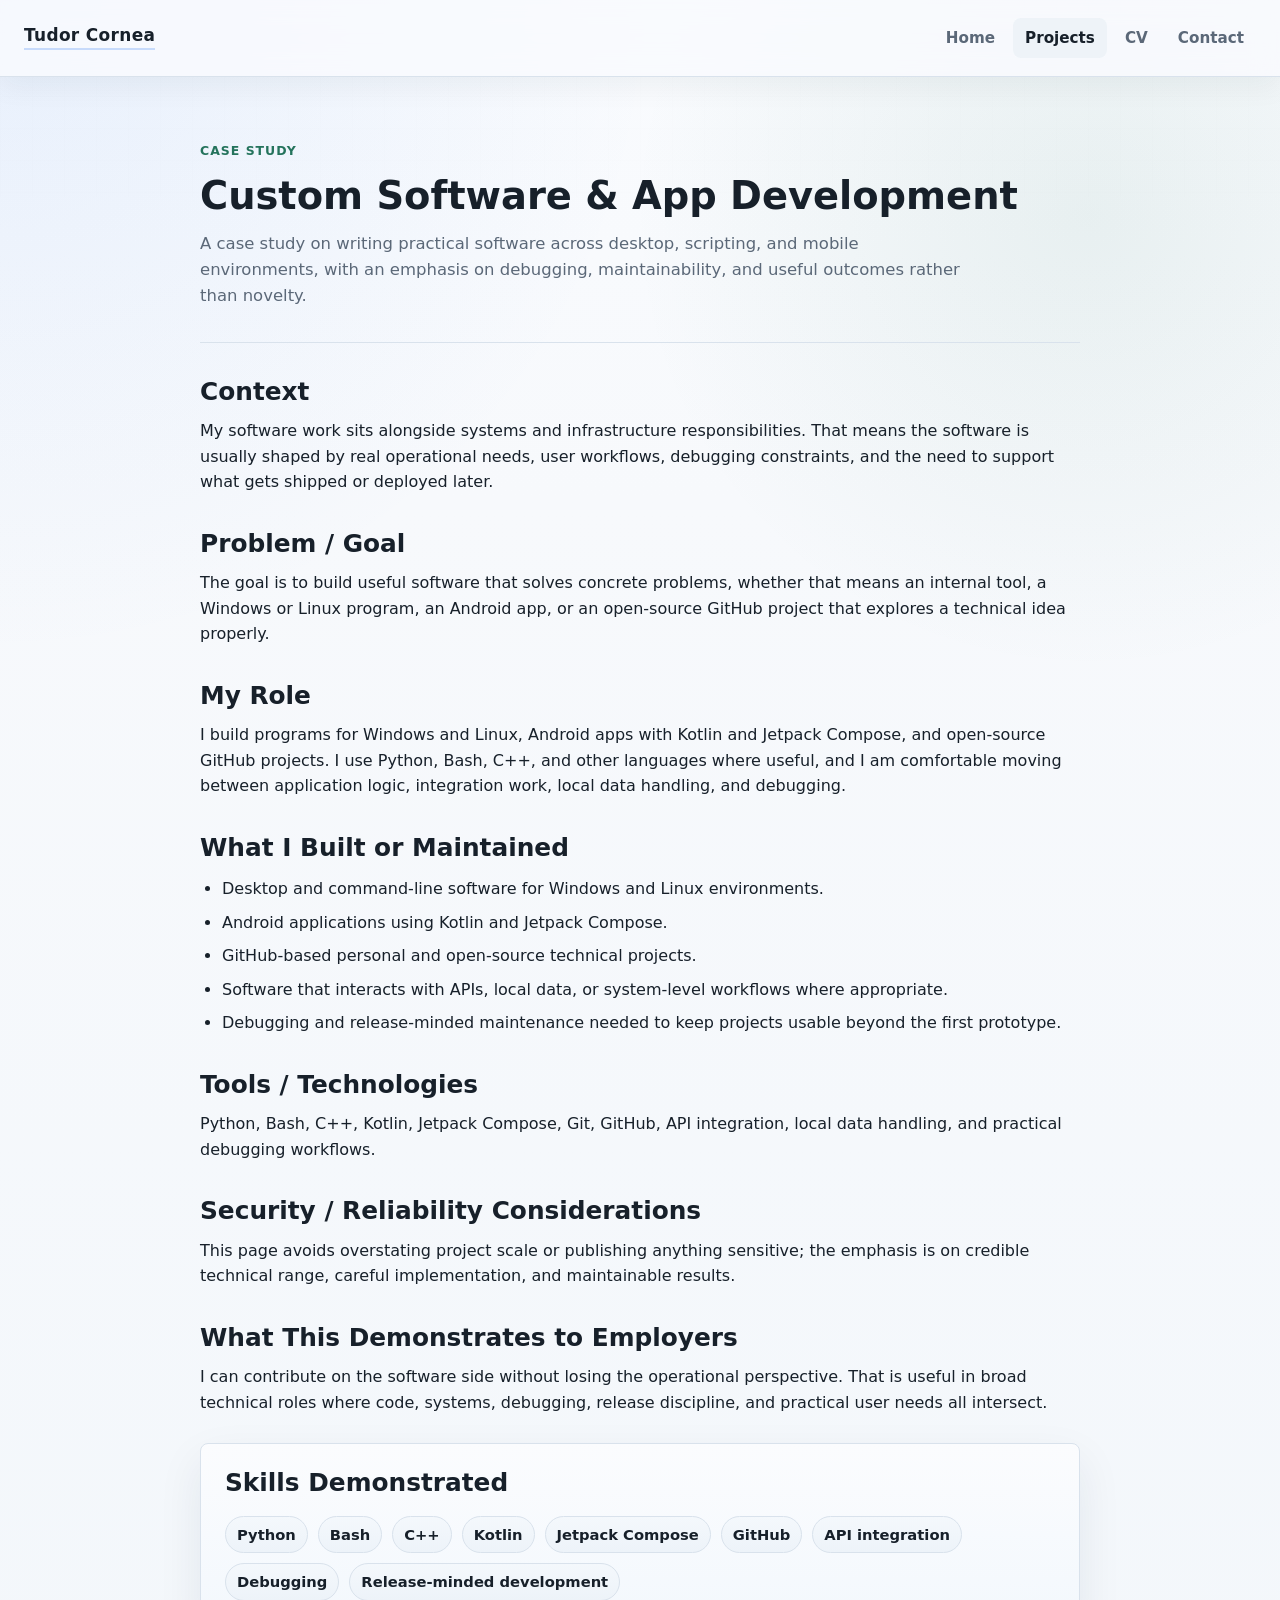
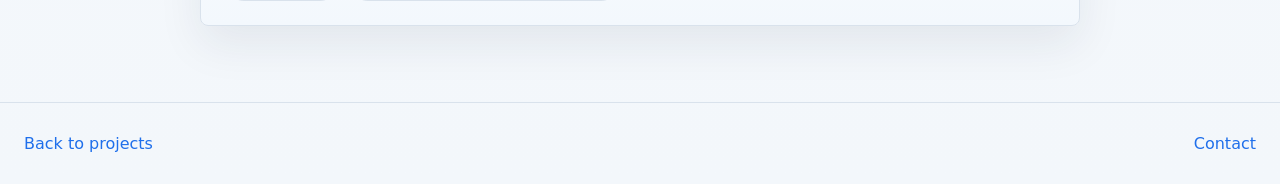
<file: projects/software-development.html>
<!DOCTYPE html>
<html lang="en">
<head>
  <meta charset="UTF-8">
  <meta name="viewport" content="width=device-width, initial-scale=1.0">
  <meta name="description" content="Custom software and app development case study covering Windows and Linux programs, Android apps, Kotlin, Jetpack Compose, GitHub projects, and debugging.">
  <title>Custom Software & App Development | Tudor Cornea</title>
  <link rel="stylesheet" href="../style.css">
</head>
<body>
  <header class="site-header">
    <a class="brand" href="../index.html">Tudor Cornea</a>
    <nav class="site-nav" aria-label="Primary navigation">
      <a href="../index.html">Home</a>
      <a href="../projects.html" aria-current="page">Projects</a>
      <a href="../cv.html">CV</a>
      <a href="../contact.html">Contact</a>
    </nav>
  </header>

  <main class="case-study">
    <header>
      <p class="eyebrow">Case Study</p>
      <h1>Custom Software & App Development</h1>
      <p class="lead">A case study on writing practical software across desktop, scripting, and mobile environments, with an emphasis on debugging, maintainability, and useful outcomes rather than novelty.</p>
    </header>

    <section>
      <h2>Context</h2>
      <p>My software work sits alongside systems and infrastructure responsibilities. That means the software is usually shaped by real operational needs, user workflows, debugging constraints, and the need to support what gets shipped or deployed later.</p>
    </section>

    <section>
      <h2>Problem / Goal</h2>
      <p>The goal is to build useful software that solves concrete problems, whether that means an internal tool, a Windows or Linux program, an Android app, or an open-source GitHub project that explores a technical idea properly.</p>
    </section>

    <section>
      <h2>My Role</h2>
      <p>I build programs for Windows and Linux, Android apps with Kotlin and Jetpack Compose, and open-source GitHub projects. I use Python, Bash, C++, and other languages where useful, and I am comfortable moving between application logic, integration work, local data handling, and debugging.</p>
    </section>

    <section>
      <h2>What I Built or Maintained</h2>
      <ul>
        <li>Desktop and command-line software for Windows and Linux environments.</li>
        <li>Android applications using Kotlin and Jetpack Compose.</li>
        <li>GitHub-based personal and open-source technical projects.</li>
        <li>Software that interacts with APIs, local data, or system-level workflows where appropriate.</li>
        <li>Debugging and release-minded maintenance needed to keep projects usable beyond the first prototype.</li>
      </ul>
    </section>

    <section>
      <h2>Tools / Technologies</h2>
      <p>Python, Bash, C++, Kotlin, Jetpack Compose, Git, GitHub, API integration, local data handling, and practical debugging workflows.</p>
    </section>

    <section>
      <h2>Security / Reliability Considerations</h2>
      <p>This page avoids overstating project scale or publishing anything sensitive; the emphasis is on credible technical range, careful implementation, and maintainable results.</p>
    </section>

    <section>
      <h2>What This Demonstrates to Employers</h2>
      <p>I can contribute on the software side without losing the operational perspective. That is useful in broad technical roles where code, systems, debugging, release discipline, and practical user needs all intersect.</p>
    </section>

    <aside class="case-panel">
      <h2>Skills Demonstrated</h2>
      <div class="tag-list">
        <span>Python</span>
        <span>Bash</span>
        <span>C++</span>
        <span>Kotlin</span>
        <span>Jetpack Compose</span>
        <span>GitHub</span>
        <span>API integration</span>
        <span>Debugging</span>
        <span>Release-minded development</span>
      </div>
    </aside>
  </main>

  <footer class="site-footer">
    <p><a href="../projects.html">Back to projects</a></p>
    <a href="../contact.html">Contact</a>
  </footer>
</body>
</html>
</file>
<file: style.css>
:root {
  --background: #f7f9fc;
  --surface: #ffffff;
  --surface-muted: #eef3f8;
  --text: #17202a;
  --muted: #5b6878;
  --line: #d9e2ec;
  --accent: #1f6feb;
  --accent-dark: #164ea6;
  --success: #24735c;
  --shadow: 0 18px 45px rgba(30, 42, 62, 0.08);
  --radius: 8px;
  --max-width: 1280px;
}

* {
  box-sizing: border-box;
}

html {
  scroll-behavior: smooth;
}

body {
  position: relative;
  margin: 0;
  background:
    radial-gradient(circle at top left, rgba(31, 111, 235, 0.08), transparent 30%),
    radial-gradient(circle at 85% 12%, rgba(36, 115, 92, 0.08), transparent 24%),
    linear-gradient(180deg, #f9fbfe 0%, var(--background) 28%, #f3f7fb 100%);
  color: var(--text);
  font-family: Inter, ui-sans-serif, system-ui, -apple-system, BlinkMacSystemFont, "Segoe UI", sans-serif;
  font-size: 16px;
  line-height: 1.6;
}

body::before {
  content: "";
  position: fixed;
  inset: 0;
  pointer-events: none;
  background-image:
    linear-gradient(rgba(23, 32, 42, 0.018) 1px, transparent 1px),
    linear-gradient(90deg, rgba(23, 32, 42, 0.018) 1px, transparent 1px);
  background-size: 32px 32px;
  mask-image: linear-gradient(180deg, rgba(0, 0, 0, 0.16), transparent 58%);
}

a {
  color: var(--accent);
  text-decoration: none;
}

a:hover,
a:focus {
  color: var(--accent-dark);
  text-decoration: underline;
}

img {
  display: block;
  max-width: 100%;
}

.site-header {
  position: sticky;
  top: 0;
  z-index: 10;
  display: flex;
  align-items: center;
  justify-content: space-between;
  gap: 24px;
  width: 100%;
  padding: 18px max(24px, calc((100vw - var(--max-width)) / 2));
  background: rgba(249, 251, 254, 0.82);
  border-bottom: 1px solid var(--line);
  backdrop-filter: blur(14px);
  box-shadow: 0 10px 28px rgba(23, 32, 42, 0.05);
}

.brand {
  color: var(--text);
  font-size: 1.06rem;
  font-weight: 800;
  letter-spacing: 0.02em;
  line-height: 1.1;
  padding-bottom: 3px;
  border-bottom: 2px solid rgba(31, 111, 235, 0.22);
  white-space: nowrap;
}

.brand:hover,
.brand:focus {
  color: var(--text);
  text-decoration: none;
  border-bottom-color: rgba(31, 111, 235, 0.45);
}

.site-nav {
  display: flex;
  flex-wrap: wrap;
  justify-content: flex-end;
  gap: 6px;
}

.site-nav a {
  color: var(--muted);
  padding: 8px 12px;
  border-radius: var(--radius);
  font-size: 0.95rem;
  font-weight: 650;
}

.site-nav a:hover,
.site-nav a:focus,
.site-nav a[aria-current="page"] {
  background: var(--surface-muted);
  color: var(--text);
  text-decoration: none;
}

.section,
.resume-layout {
  width: min(var(--max-width), calc(100% - 40px));
  margin: 0 auto;
}

.section {
  padding: 72px 0;
}

.hero {
  display: grid;
  grid-template-columns: minmax(360px, 0.82fr) minmax(520px, 1.18fr);
  align-items: center;
  gap: 44px;
  min-height: calc(100vh - 74px);
  padding-top: 56px;
  padding-bottom: 56px;
  position: relative;
}

.hero-content {
  max-width: 680px;
}

.hero-visual {
  width: min(100%, 760px);
  justify-self: end;
  aspect-ratio: 10 / 7;
  border: 1px solid rgba(31, 111, 235, 0.12);
  border-radius: 18px;
  box-shadow: 0 24px 60px rgba(22, 40, 70, 0.12);
  background: linear-gradient(180deg, #ffffff 0%, #f8fbff 100%);
}

.page-header {
  max-width: 860px;
  margin-left: auto;
  margin-right: auto;
  text-align: center;
}

.eyebrow,
.card-meta {
  margin: 0 0 12px;
  color: var(--success);
  font-size: 0.78rem;
  font-weight: 800;
  letter-spacing: 0.08em;
  text-transform: uppercase;
}

h1,
h2,
h3 {
  margin: 0;
  color: var(--text);
  line-height: 1.18;
}

h1 {
  max-width: 900px;
  font-size: clamp(1.55rem, 3vw, 2.45rem);
}

h2 {
  font-size: clamp(1.3rem, 2.3vw, 1.9rem);
}

h3 {
  font-size: 1.02rem;
}

p {
  margin: 12px 0 0;
}

.lead {
  max-width: 760px;
  color: var(--muted);
  font-size: 1.03rem;
}

.actions {
  display: flex;
  flex-wrap: wrap;
  gap: 12px;
  margin-top: 28px;
}

.button {
  display: inline-flex;
  align-items: center;
  justify-content: center;
  min-height: 44px;
  padding: 10px 16px;
  border: 1px solid var(--line);
  border-radius: var(--radius);
  background: linear-gradient(180deg, #ffffff 0%, #f7fafe 100%);
  color: var(--text);
  font-weight: 750;
  text-decoration: none;
  transition:
    transform 160ms ease,
    box-shadow 160ms ease,
    border-color 160ms ease,
    color 160ms ease,
    background 160ms ease;
}

.button:hover,
.button:focus {
  border-color: var(--accent);
  color: var(--accent-dark);
  text-decoration: none;
  transform: translateY(-1px);
  box-shadow: 0 12px 24px rgba(31, 111, 235, 0.12);
}

.button.primary {
  border-color: var(--accent);
  background: linear-gradient(135deg, var(--accent) 0%, #2c7df6 100%);
  color: #ffffff;
}

.button.primary:hover,
.button.primary:focus {
  background: linear-gradient(135deg, var(--accent-dark) 0%, #1454b5 100%);
  color: #ffffff;
}

.split {
  display: grid;
  grid-template-columns: minmax(240px, 0.8fr) minmax(0, 1.2fr);
  gap: 52px;
  border-top: 1px solid var(--line);
}

.skill-grid,
.card-grid,
.contact-grid {
  display: grid;
  grid-template-columns: repeat(3, minmax(0, 1fr));
  gap: 18px;
}

.skill-grid {
  grid-template-columns: repeat(2, minmax(0, 1fr));
}

.skill-item,
.project-card,
.contact-card,
.case-panel,
.resume-section {
  border: 1px solid var(--line);
  border-radius: var(--radius);
  background: linear-gradient(180deg, rgba(255, 255, 255, 0.96) 0%, rgba(248, 251, 255, 0.94) 100%);
  box-shadow: var(--shadow);
}

.skill-item,
.project-card,
.contact-card,
.case-panel {
  padding: 24px;
}

.project-card {
  display: flex;
  min-height: 280px;
  flex-direction: column;
  transition:
    transform 180ms ease,
    box-shadow 180ms ease,
    border-color 180ms ease;
}

.project-card:hover,
.project-card:focus-within,
.skill-item:hover,
.contact-card:hover,
.case-panel:hover,
.resume-section:hover {
  transform: translateY(-3px);
  border-color: rgba(31, 111, 235, 0.22);
  box-shadow: 0 24px 50px rgba(18, 38, 64, 0.12);
}

.repo-card {
  gap: 10px;
}

.repo-logo {
  width: 56px;
  height: 56px;
  object-fit: contain;
  border-radius: 14px;
  background: linear-gradient(180deg, #f7faff 0%, #eef4fb 100%);
  border: 1px solid var(--line);
  padding: 6px;
  box-shadow: inset 0 1px 0 rgba(255, 255, 255, 0.85);
}

.project-card p,
.skill-item p,
.contact-card p,
.timeline-item p {
  color: var(--muted);
}

.project-card a {
  margin-top: auto;
  padding-top: 22px;
  font-weight: 750;
}

.section-heading {
  margin-bottom: 28px;
}

.resume-layout {
  padding-bottom: 72px;
}

.resume-section {
  margin-top: 18px;
  padding: 28px;
}

.tag-list {
  display: flex;
  flex-wrap: wrap;
  gap: 10px;
  margin-top: 18px;
}

.tag-list span {
  border: 1px solid var(--line);
  border-radius: 999px;
  background: linear-gradient(180deg, #f4f8fc 0%, #edf3f9 100%);
  padding: 6px 11px;
  color: var(--text);
  font-size: 0.92rem;
  font-weight: 650;
}

.timeline-item {
  margin-top: 22px;
  padding-top: 22px;
  border-top: 1px solid var(--line);
}

.timeline-item:first-of-type {
  margin-top: 16px;
}

.case-study {
  width: min(880px, calc(100% - 40px));
  margin: 0 auto;
  padding: 64px 0 76px;
}

.case-study header {
  padding-bottom: 32px;
  border-bottom: 1px solid var(--line);
}

.case-study section {
  margin-top: 34px;
}

.case-study h2 {
  font-size: 1.55rem;
}

.case-study ul {
  margin: 14px 0 0;
  padding-left: 22px;
}

.case-study li + li {
  margin-top: 8px;
}

.case-panel {
  margin-top: 28px;
  background: linear-gradient(180deg, #fbfcfe 0%, #f3f8fd 100%);
}

.site-footer {
  display: flex;
  align-items: center;
  justify-content: space-between;
  gap: 18px;
  padding: 28px max(24px, calc((100vw - var(--max-width)) / 2));
  border-top: 1px solid var(--line);
  color: var(--muted);
}

.site-footer p {
  margin: 0;
}

@media (max-width: 980px) {
  .hero,
  .split,
  .skill-grid,
  .card-grid,
  .contact-grid {
    grid-template-columns: 1fr;
  }

  .hero-visual {
    width: min(100%, 900px);
    justify-self: center;
  }
}

@media (max-width: 820px) {
  .site-header,
  .site-footer {
    align-items: flex-start;
    flex-direction: column;
  }

  .site-nav {
    justify-content: flex-start;
  }

  .hero {
    min-height: auto;
    gap: 32px;
  }

  .section {
    padding: 52px 0;
  }

  .project-card {
    min-height: 240px;
  }
}

@media (max-width: 520px) {
  .section,
  .resume-layout,
  .case-study {
    width: min(100% - 28px, var(--max-width));
  }

  .site-header {
    padding: 14px;
  }

  .site-nav a {
    padding: 7px 9px;
  }

  .actions {
    flex-direction: column;
  }

  .button {
    width: 100%;
  }

  .skill-item,
  .project-card,
  .contact-card,
  .case-panel,
  .resume-section {
    padding: 20px;
  }
}
</file>
